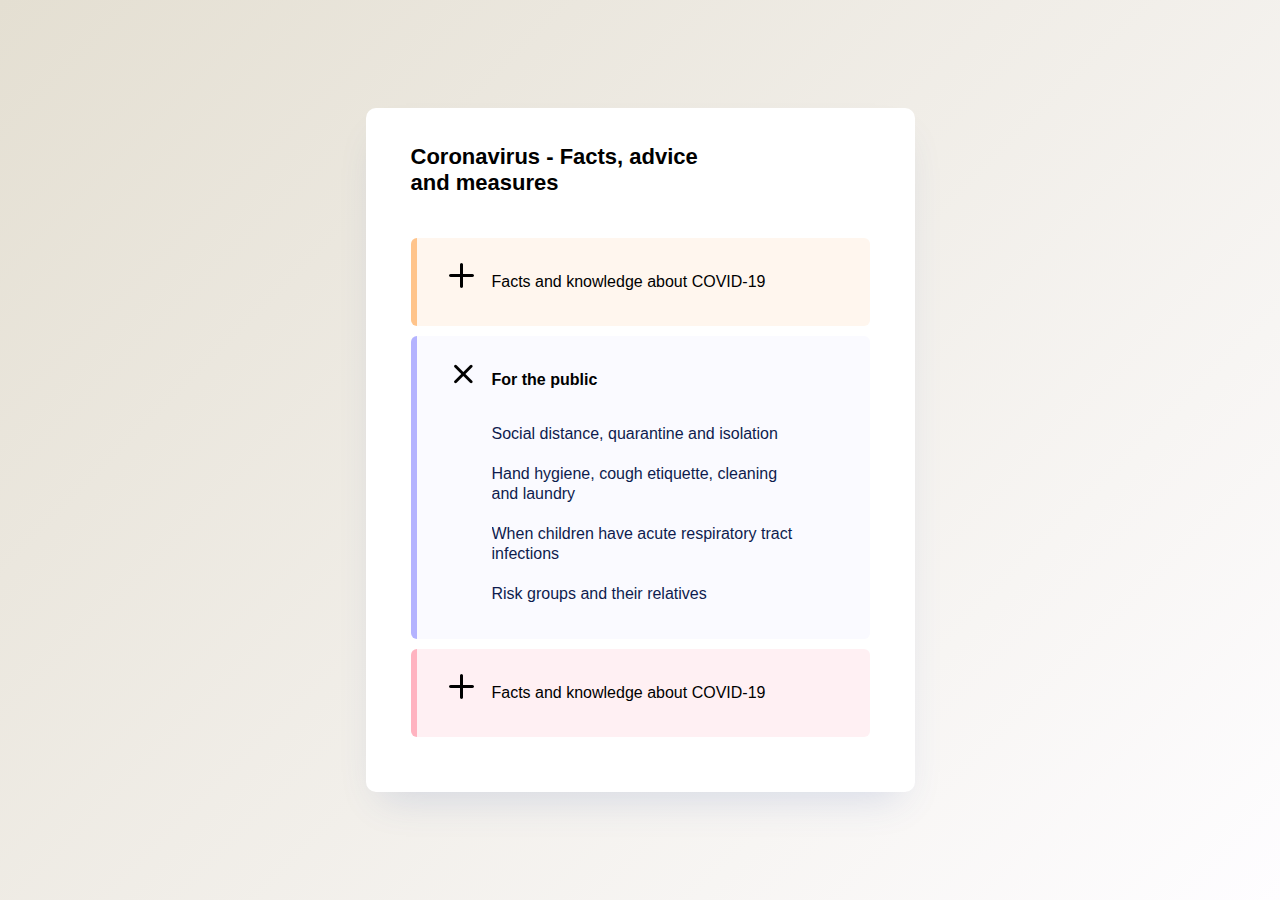
<file: accordion/index.html>
<!DOCTYPE html>
<html lang="en">
    <head>
        <meta charset="UTF-8" />
        <meta http-equiv="X-UA-Compatible" content="IE=edge" />
        <meta name="viewport" content="width=device-width, initial-scale=1.0" />
        <link
            rel="stylesheet"
            href="https://cdn.jsdelivr.net/npm/bootstrap-icons@1.3.0/font/bootstrap-icons.css"
        />
        <style>
            @import url("https://fonts.googleapis.com/css2?family=Mulish:ital,wght@0,200;0,300;0,400;0,500;0,600;0,700;0,800;0,900;1,200;1,300;1,500;1,600;1,700;1,800;1,900&display=swap");
        </style>
        <link rel="stylesheet" href="style.css" />
        <script src="script.js" defer></script>
        <title>Accordion</title>
    </head>
    <body>
        <div class="accordion">
            <div class="header">
                <h1>
                    Coronavirus - Facts, advice <br />
                    and measures
                </h1>
            </div>
            <div class="items">
                <div class="item orange">
                    <div class="title">
                        <div class="icon"><i class="bi bi-plus"></i></div>
                        <h3>Facts and knowledge about COVID-19</h3>
                    </div>
                    <div class="content">
                        <p>
                            Lorem ipsum dolor sit amet consectetur adipisicing
                            elit. Eos reiciendis quaerat ex repellendus,
                            pariatur cupiditate cumque officia. Expedita quas
                            ratione adipisci a laborum neque quis iusto? Ratione
                            aspernatur sapiente officia.
                        </p>
                    </div>
                </div>
                <div class="item purple active">
                    <div class="title">
                        <div class="icon"><i class="bi bi-plus"></i></div>

                        <h3>For the public</h3>
                    </div>
                    <div class="content">
                        <p>
                            Social distance, quarantine and isolation <br />
                            <br />
                            Hand hygiene, cough etiquette, cleaning and laundry
                            <br />
                            <br />
                            When children have acute respiratory tract
                            infections <br />
                            <br />
                            Risk groups and their relatives
                        </p>
                    </div>
                </div>
                <div class="item red">
                    <div class="title">
                        <div class="icon"><i class="bi bi-plus"></i></div>

                        <h3>Facts and knowledge about COVID-19</h3>
                    </div>
                    <div class="content">
                        <p>
                            Lorem ipsum dolor sit amet consectetur adipisicing
                            elit. Beatae dolorum sequi, voluptatibus assumenda
                            at esse voluptate delectus similique vitae molestiae
                            quaerat cum maxime itaque totam deleniti, magnam
                            modi quia tempora!
                        </p>
                    </div>
                </div>
            </div>
        </div>
    </body>
</html>
</file>
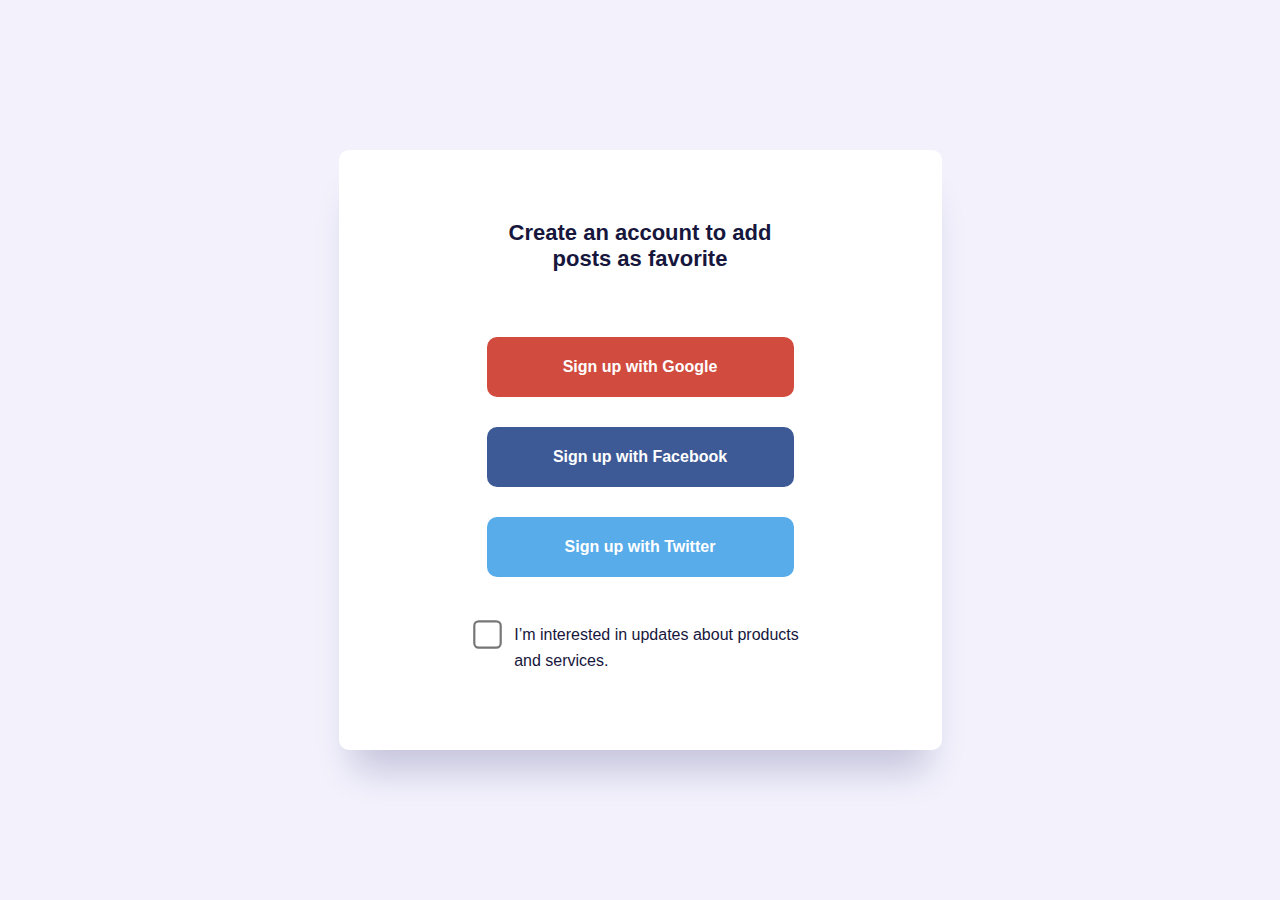
<file: create-account/index.html>
<!DOCTYPE html>
<html lang="en">
    <head>
        <meta charset="UTF-8" />
        <meta http-equiv="X-UA-Compatible" content="IE=edge" />
        <meta name="viewport" content="width=device-width, initial-scale=1.0" />
        <title>Create Account</title>
        <link rel="stylesheet" href="style.css" />
    </head>
    <body>
        <div class="create-account">
            <div class="title">
                <h3>
                    Create an account to add <br />
                    posts as favorite
                </h3>
            </div>
            <div class="buttons">
                <div class="button button-google">
                    <a href="#">Sign up with Google</a>
                </div>
                <div class="button button-facebook">
                    <a href="#">Sign up with Facebook</a>
                </div>
                <div class="button button-twitter">
                    <a href="#">Sign up with Twitter</a>
                </div>
            </div>
            <div class="checkbox">
                <div><input type="checkbox" id="check" /></div>
                <div>
                    <label for="check"
                        >I’m interested in updates about products <br />
                        and services.</label
                    >
                </div>
            </div>
        </div>
    </body>
</html>
</file>
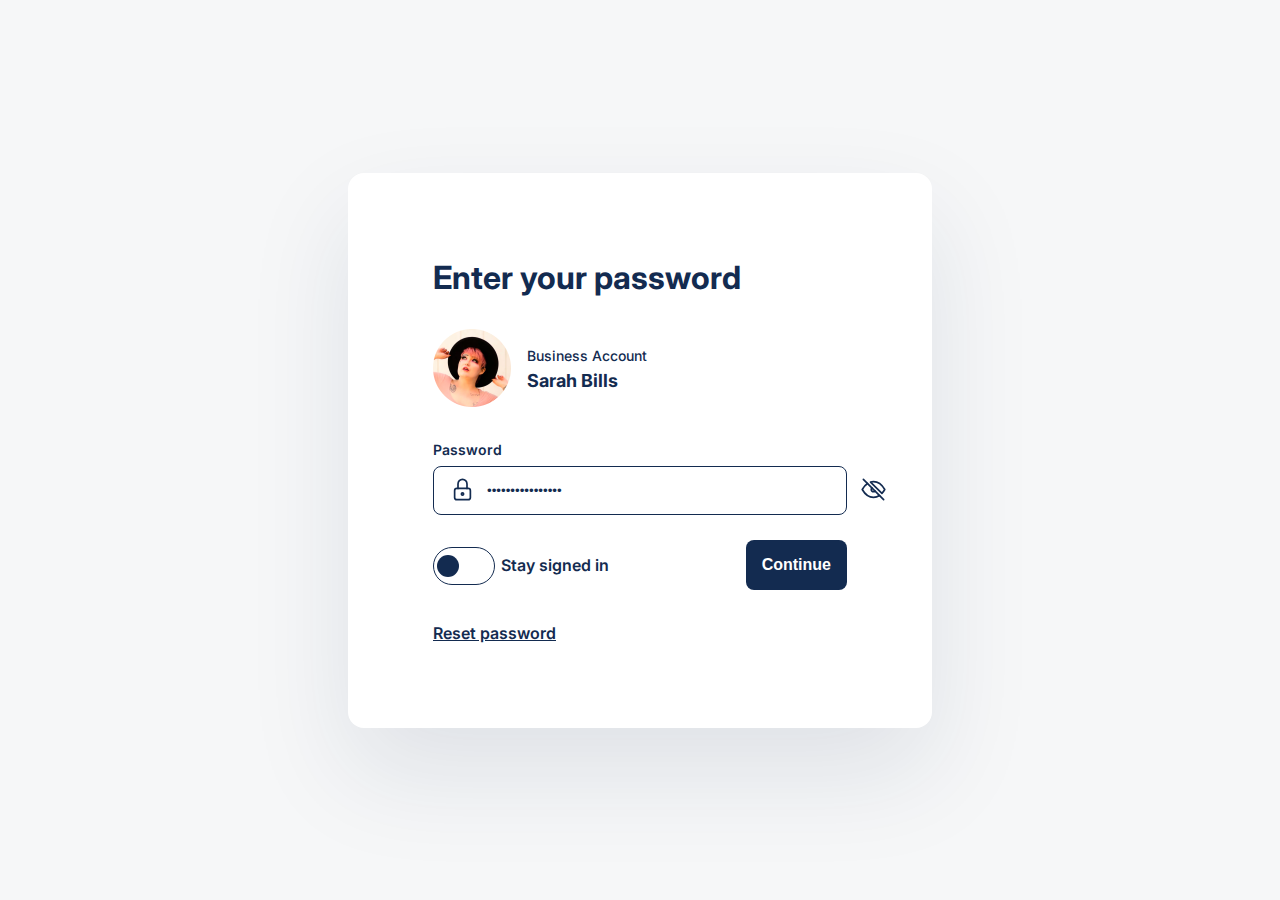
<file: enter-password/index.html>
<!DOCTYPE html>
<html lang="en">
    <head>
        <meta charset="UTF-8" />
        <meta http-equiv="X-UA-Compatible" content="IE=edge" />
        <meta name="viewport" content="width=device-width, initial-scale=1.0" />
        <style>
            @import url("https://fonts.googleapis.com/css2?family=Inter:wght@100;200;300;400;500;600;700;800;900&display=swap");
        </style>
        <link rel="stylesheet" href="style.css" />
        <title>Enter Password</title>
    </head>
    <body>
        <div class="enter">
            <div class="title">
                <h3>Enter your password</h3>
            </div>
            <div class="user-info">
                <div class="avatar">
                    <img src="avatar.png" alt="Avatar" />
                </div>
                <div class="user-detail">
                    <span class="user-title">Business Account</span>
                    <span class="user-name">Sarah Bills</span>
                </div>
            </div>
            <div class="form-group">
                <div class="password">
                    <div class="label">
                        <label for="password">Password</label>
                    </div>
                    <div class="input">
                        <svg
                            class="icon1"
                            width="27"
                            height="27"
                            viewBox="0 0 27 27"
                            fill="none"
                            xmlns="http://www.w3.org/2000/svg"
                        >
                            <path
                                d="M19.125 12.375H7.875C6.63236 12.375 5.625 13.3824 5.625 14.625V21.375C5.625 22.6176 6.63236 23.625 7.875 23.625H19.125C20.3676 23.625 21.375 22.6176 21.375 21.375V14.625C21.375 13.3824 20.3676 12.375 19.125 12.375Z"
                                stroke="#132B50"
                                stroke-width="1.6875"
                                stroke-linecap="round"
                                stroke-linejoin="round"
                            />
                            <path
                                d="M13.5 19.125C14.1213 19.125 14.625 18.6213 14.625 18C14.625 17.3787 14.1213 16.875 13.5 16.875C12.8787 16.875 12.375 17.3787 12.375 18C12.375 18.6213 12.8787 19.125 13.5 19.125Z"
                                stroke="#132B50"
                                stroke-width="1.6875"
                                stroke-linecap="round"
                                stroke-linejoin="round"
                            />
                            <path
                                d="M9 12.375V7.875C9 6.68153 9.47411 5.53693 10.318 4.69302C11.1619 3.84911 12.3065 3.375 13.5 3.375C14.6935 3.375 15.8381 3.84911 16.682 4.69302C17.5259 5.53693 18 6.68153 18 7.875V12.375"
                                stroke="#132B50"
                                stroke-width="1.6875"
                                stroke-linecap="round"
                                stroke-linejoin="round"
                            />
                        </svg>
                        <svg
                            class="icon2"
                            width="27"
                            height="27"
                            viewBox="0 0 27 27"
                            fill="none"
                            xmlns="http://www.w3.org/2000/svg"
                        >
                            <path
                                d="M3.375 3.375L23.625 23.625"
                                stroke="#132B50"
                                stroke-width="1.6875"
                                stroke-linecap="round"
                                stroke-linejoin="round"
                            />
                            <path
                                d="M11.907 11.9104C11.4848 12.3323 11.2475 12.9046 11.2473 13.5014C11.2471 14.0983 11.484 14.6708 11.9059 15.093C12.3278 15.5152 12.9001 15.7525 13.497 15.7527C14.0938 15.7529 14.6663 15.516 15.0885 15.0941"
                                stroke="#132B50"
                                stroke-width="1.6875"
                                stroke-linecap="round"
                                stroke-linejoin="round"
                            />
                            <path
                                d="M19.5266 19.5176C17.6918 20.7551 15.6848 21.375 13.5 21.375C9 21.375 5.25038 18.7504 2.25 13.5C3.79012 10.8056 5.52712 8.80313 7.461 7.49138M10.5334 6.03563C11.498 5.75969 12.4967 5.62145 13.5 5.62501C18 5.62501 21.7496 8.24963 24.75 13.5C23.8748 15.0311 22.9365 16.3395 21.9341 17.424L10.5334 6.03563Z"
                                stroke="#132B50"
                                stroke-width="1.6875"
                                stroke-linecap="round"
                                stroke-linejoin="round"
                            />
                        </svg>

                        <input
                            id="password"
                            type="password"
                            value="passwordpassword"
                        />
                    </div>
                </div>
                <div class="continue">
                    <div class="switch">
                        <input
                            id="switch-1"
                            type="checkbox"
                            class="switch-input"
                        />
                        <label for="switch-1" class="switch-label"
                            >Switch</label
                        >
                    </div>
                    <div class="switch-text">
                        <label for="switch-1">Stay signed in</label>
                    </div>

                    <div class="button">
                        <button>Continue</button>
                    </div>
                </div>
            </div>
            <div class="reset">
                <a href="#">Reset password</a>
            </div>
        </div>
    </body>
</html>
</file>
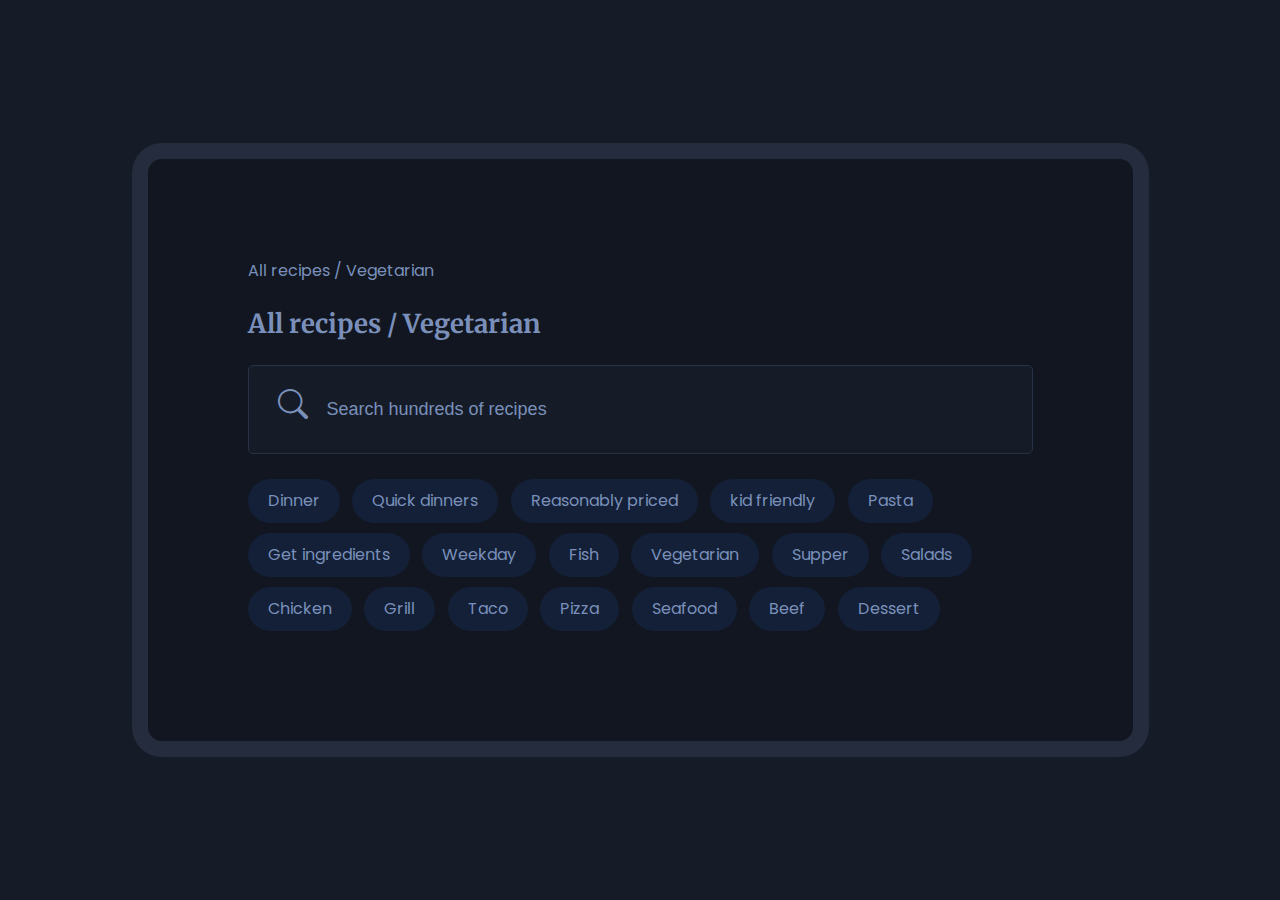
<file: search/index.html>
<!DOCTYPE html>
<html lang="en">
    <head>
        <meta charset="UTF-8" />
        <meta http-equiv="X-UA-Compatible" content="IE=edge" />
        <meta name="viewport" content="width=device-width, initial-scale=1.0" />
        <style>
            @import url("https://fonts.googleapis.com/css2?family=Merriweather:ital,wght@0,300;0,400;0,700;0,900;1,300;1,400;1,700;1,900&family=Poppins:ital,wght@0,100;0,200;0,300;0,400;0,500;0,600;0,700;0,800;0,900;1,100;1,200;1,300;1,400;1,500;1,600;1,700;1,800;1,900&display=swap");
        </style>
        <link
            rel="stylesheet"
            href="https://cdn.jsdelivr.net/npm/bootstrap-icons@1.3.0/font/bootstrap-icons.css"
        />
        <link rel="stylesheet" href="style.css" />
        <title>Search</title>
    </head>
    <body>
        <div class="search">
            <div class="header">
                <h6>All recipes / Vegetarian</h6>
                <h1>All recipes / Vegetarian</h1>
            </div>
            <div class="content">
                <div class="input">
                    <i class="bi bi-search"></i>
                    <input
                        type="text"
                        placeholder="Search hundreds of recipes"
                    />
                </div>
                <div class="tags">
                    <a href="#">Dinner</a>
                    <a href="#">Quick dinners</a>
                    <a href="#">Reasonably priced</a>
                    <a href="#">kid friendly</a>
                    <a href="#">Pasta</a>
                    <a href="#">Get ingredients</a>
                    <a href="#">Weekday</a>
                    <a href="#">Fish</a>
                    <a href="#">Vegetarian</a>
                    <a href="#">Supper</a>
                    <a href="#">Salads</a>
                    <a href="#">Chicken</a>
                    <a href="#">Grill</a>
                    <a href="#">Taco</a>
                    <a href="#">Pizza</a>
                    <a href="#">Seafood</a>
                    <a href="#">Beef</a>
                    <a href="#">Dessert</a>
                </div>
            </div>
        </div>
    </body>
</html>
</file>
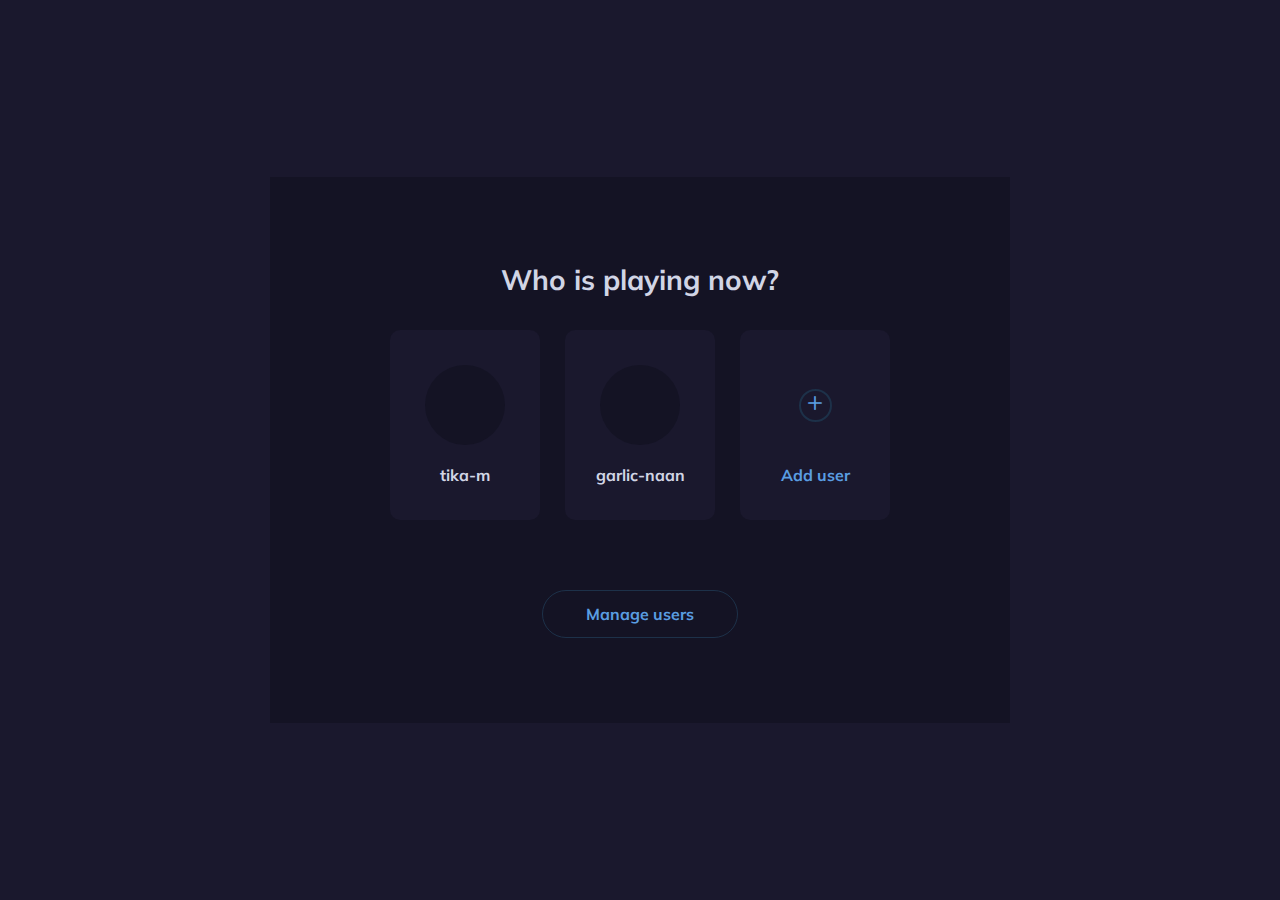
<file: select-user/index.html>
<!DOCTYPE html>
<html lang="en">
    <head>
        <meta charset="UTF-8" />
        <meta http-equiv="X-UA-Compatible" content="IE=edge" />
        <meta name="viewport" content="width=device-width, initial-scale=1.0" />
        <link
            rel="stylesheet"
            href="https://cdn.jsdelivr.net/npm/bootstrap-icons@1.3.0/font/bootstrap-icons.css"
        />
        <style>
            @import url("https://fonts.googleapis.com/css2?family=Mulish:ital,wght@0,200;0,300;0,400;0,500;0,600;0,700;0,800;0,900;1,200;1,300;1,500;1,600;1,700;1,800;1,900&display=swap");
        </style>
        <link rel="stylesheet" href="style.css" />
        <title>select-user</title>
    </head>
    <body>
        <div class="select-user">
            <div class="container">
                <div class="title">
                    <h1>Who is playing now?</h1>
                </div>
                <div class="users">
                    <div class="user">
                        <div class="image"></div>
                        <div class="name">tika-m</div>
                    </div>
                    <div class="user">
                        <div class="image"></div>
                        <div class="name">garlic-naan</div>
                    </div>
                    <div class="user add-user">
                        <div class="image">
                            <div class="icon">
                                <i class="bi bi-plus"></i>
                            </div>
                        </div>
                        <div class="name">Add user</div>
                    </div>
                </div>
                <div class="manage">
                    <a href="#">Manage users</a>
                </div>
            </div>
        </div>
    </body>
</html>
</file>
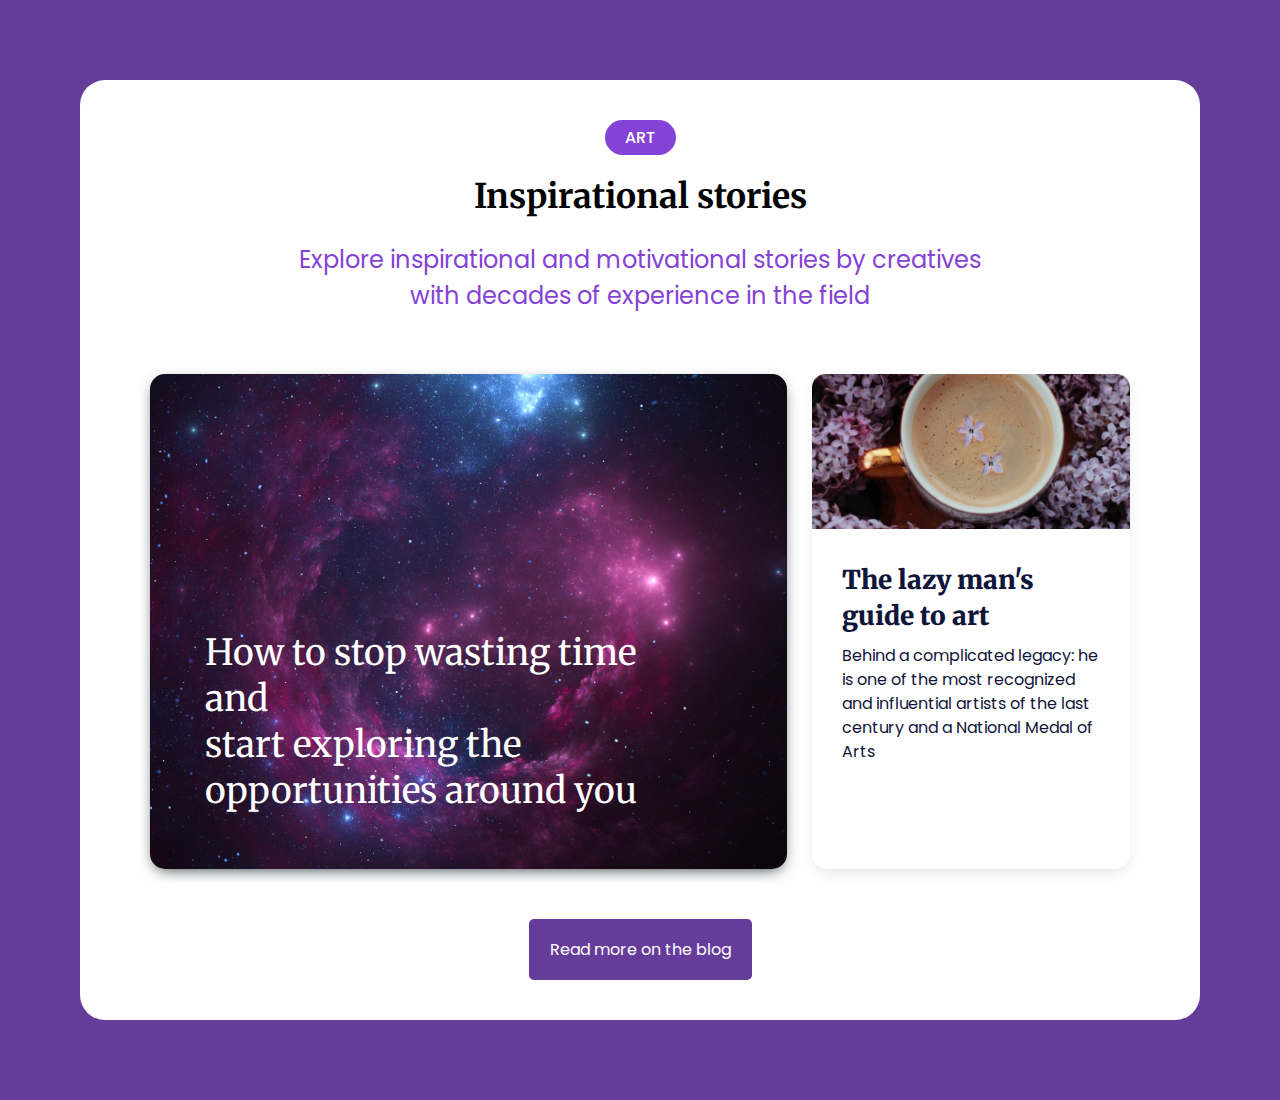
<file: website-section/index.html>
<!DOCTYPE html>
<html lang="en">
    <head>
        <meta charset="UTF-8" />
        <meta http-equiv="X-UA-Compatible" content="IE=edge" />
        <meta name="viewport" content="width=device-width, initial-scale=1.0" />
        <style>
            @import url("https://fonts.googleapis.com/css2?family=Merriweather:ital,wght@0,300;0,400;0,700;0,900;1,300;1,400;1,700;1,900&family=Poppins:ital,wght@0,100;0,200;0,300;0,400;0,500;0,600;0,700;0,800;0,900;1,100;1,200;1,300;1,400;1,500;1,600;1,700;1,800;1,900&display=swap");
        </style>
        <link rel="stylesheet" href="style.css" />
        <title>Website Section</title>
    </head>
    <body>
        <div class="website-section">
            <div class="header">
                <div class="tag">ART</div>
                <div class="title">
                    <h1>Inspirational stories</h1>
                    <p>
                        Explore inspirational and motivational stories by
                        creatives <br />
                        with decades of experience in the field
                    </p>
                </div>
            </div>
            <div class="container">
                <div class="content-1">
                    <h1>
                        How to stop wasting time and <br />
                        start exploring the <br />
                        opportunities around you
                    </h1>
                </div>
                <div class="content-2">
                    <img src="img2.png" alt="img" />
                    <div class="details">
                        <h3>The lazy man's guide to art</h3>
                        <p>
                            Behind a complicated legacy: he is one of the most
                            recognized and influential artists of the last
                            century and a National Medal of Arts
                        </p>
                    </div>
                </div>
            </div>
            <div class="more">
                <a href="#">Read more on the blog</a>
            </div>
        </div>
    </body>
</html>
</file>
<file: accordion/style.css>
* {
    margin: 0;
    padding: 0;
    box-sizing: border-box;
}

html {
    font-size: 62.5%;
}

body {
    background: linear-gradient(135deg, #e4dfd2 0%, #fefdff 100%);
    background-color: red;
    font-family: "Mullish", sans-serif;
    min-height: 100vh;
    display: flex;
    justify-content: center;
    align-items: center;
    padding-top: 3rem;
    padding-bottom: 3rem;
}

.accordion {
    padding: 3.6rem 4.5rem 4.5rem 4.5rem;
    background-color: #fff;
    box-shadow: 0px 20px 38px -15px rgba(54, 93, 172, 0.17559);
    border-radius: 10px;
    width: 549px;
}

.accordion .header {
    margin-bottom: 4.2rem;
}

.accordion .header h1 {
    font-size: 2.2rem;
    font-weight: 700;
}

.accordion .items .item {
    border-left: 6px solid #e4dfd2;
    border-radius: 6px;
    margin-bottom: 1rem;
    position: relative;
    padding: 3.5rem 7.5rem 3.5rem 7.5rem;
}

.accordion .items .item .title {
    display: flex;
    align-items: center;
}

.accordion .items .item .title .icon {
    font-size: 5rem;
    position: absolute;
    left: 20px;
}

.accordion .items .item .title .icon i {
    display: inline-block;
    margin-bottom: 1rem;
    cursor: pointer;
    transition: 0.2s all;
}

.accordion .items .item .title h3 {
    font-size: 1.6rem;
    font-weight: 400;
}

.accordion .items .item.orange {
    background-color: #fff6ee;
    border-color: #ffc48b;
}

.accordion .items .item.purple {
    background-color: #fafaff;
    border-color: #b4b3ff;
}

.accordion .items .item.red {
    background-color: #fff0f3;
    border-color: #ffb3c0;
}

.accordion .items .item .content {
    visibility: hidden;
    height: 0;
    transition: 0.2s all ease-in-out;
    overflow: hidden;
}
.accordion .items .item.active .content {
    margin-top: 35px;
    visibility: visible;
    height: auto;
}

.accordion .items .item.active .title h3 {
    font-weight: 700;
}

.accordion .items .item.active .title .icon i {
    transform: rotate(45deg);
}

.accordion .items .item .content p {
    font-size: 1.6rem;
    line-height: 20px;
    color: #0e1c4e;
}

@media screen and (max-width: 768px) {
    .accordion {
        width: 100%;
    }
}

@media screen and (max-width: 576px) {
    html {
        font-size: 50%;
    }
}
</file>
<file: create-account/style.css>
* {
    margin: 0;
    padding: 0;
    box-sizing: border-box;
}

html {
    font-size: 62.5%;
}

body {
    background-color: #f2f1fc;
    min-height: 100vh;
    font-family: "Roboto", sans-serif;
    display: flex;
    justify-content: center;
    align-items: center;
}

.create-account {
    width: 603px;
    background-color: #fff;
    padding: 7rem 0;
    box-shadow: 0px 34px 35px -15px rgba(12, 10, 84, 0.2);
    border-radius: 10px;
    display: flex;
    flex-direction: column;
    align-items: center;
}

.create-account .title {
    text-align: center;
}

.create-account .title h3 {
    font-size: 2.2rem;
    font-weight: 700;
    color: #17163c;
    margin-bottom: 6.5rem;
}

.create-account .buttons {
    margin-bottom: 5.1rem;
}

.create-account .buttons .button {
    width: 307px;
    height: 60px;
    border-radius: 10px;
    text-align: center;
    line-height: 60px;
    transition: 0.2s all;
}
.create-account .buttons .button:hover {
    transform: scale(1.04);
}

.create-account .buttons .button:not(:last-child) {
    margin-bottom: 3rem;
}

.create-account .buttons .button a {
    display: block;
    width: 100%;
    height: 100%;
    text-decoration: none;
    color: #fff;
    font-size: 1.6rem;
    font-weight: 700;
}

.create-account .buttons .button-google {
    background-color: #d14b3e;
}

.create-account .buttons .button-facebook {
    background-color: #3d5a96;
}

.create-account .buttons .button-twitter {
    background-color: #58acea;
}

.create-account .checkbox {
    display: flex;
}

.create-account .checkbox input[type="checkbox"] {
    transform: scale(2.2);
    margin-right: 2rem;
}

.create-account .checkbox label {
    position: relative;
    top: -0.6rem;
    font-size: 1.6rem;
    font-weight: 500;
    line-height: 2.6rem;
    color: #17163c;
}

@media screen and (max-width: 768px) {
    body {
        padding: 2rem;
    }
    .create-account {
        width: 100%;
    }
}

@media screen and (max-width: 576px) {
    html {
        font-size: 50%;
    }
}

@media screen and (max-width: 425px) {
    .create-account .buttons .button {
        width: 250px;
    }
}

@media screen and (max-width: 320px) {
    html {
        font-size: 40%;
    }
}
</file>
<file: enter-password/style.css>
* {
    margin: 0;
    padding: 0;
    box-sizing: border-box;
}

html {
    font-size: 62.5%;
}

body {
    display: flex;
    flex-direction: column;
    min-height: 100vh;
    justify-content: center;
    background: rgba(19, 43, 80, 0.04);
    align-items: center;
    font-family: "Inter", sans-serif;
}

.enter {
    background-color: #fff;
    padding: 8.5rem;
    box-shadow: 0px 44px 104px rgba(19, 43, 80, 0.1);
    border-radius: 16px;
    width: 584px;
}

.enter .title {
    margin-bottom: 3.2rem;
}

.enter .title h3 {
    font-size: 3.2rem;
    font-weight: 700;
    color: #132b50;
}

.enter .user-info {
    display: flex;
    align-items: center;
    margin-bottom: 3.2rem;
    column-gap: 16px;
}

.enter .user-info .avatar {
    border-radius: 100px;
}

.enter .user-info .avatar img {
    width: 78px;
    height: 78px;
}

.enter .user-info .user-detail span {
    display: block;
    color: #132b50;
}

.enter .user-info .user-detail .user-title {
    font-size: 1.4rem;
    font-weight: 500;
    margin-bottom: 6px;
}

.enter .user-info .user-detail .user-name {
    font-size: 1.8rem;
    font-weight: 700;
}

.enter .form-group {
    margin-bottom: 4rem;
    position: relative;
}

.enter .form-group .password {
    margin-bottom: 3.2rem;
}

.enter .form-group .password .label {
    margin-bottom: 8px;
    font-size: 1.4rem;
    font-weight: 600;
    color: #132b50;
}

.enter .form-group .password .input {
    position: relative;
}

.enter .form-group .password .input .icon1 {
    position: absolute;
    top: 1rem;
    left: 16px;
}

.enter .form-group .password .input .icon2 {
    position: absolute;
    right: -40px;
    top: 1rem;
    cursor: pointer;
    transition: 0.2s all;
}

.enter .form-group .password .input .icon2:hover {
    transform: scale(1.1);
}

.enter .form-group .password .input input {
    width: 100%;
    padding: 1.6rem 1rem 1.6rem 5.3rem;
    outline: 0;
    color: #132b50;
    border-radius: 8px;
    border: 1px solid #132b50;
}

.enter .form-group .continue {
    display: flex;
    align-items: center;
}

.enter .form-group .continue .switch {
    position: relative;
    display: inline-block;
    margin-right: 8px;
}

.enter .form-group .continue .switch-input {
    display: none;
}

.enter .form-group .continue .switch-label {
    display: block;
    width: 6rem;
    height: 3.6rem;
    clip: rect(0 0 0 0);
    color: transparent;
    user-select: none;
}

.enter .form-group .continue .switch-label::before,
.enter .form-group .continue .switch-label::after {
    content: "";
    display: block;
    position: absolute;
    cursor: pointer;
}

.enter .form-group .continue .switch-label::before {
    width: 100%;
    height: 100%;
    background-color: #fff;
    border: 1px solid #132b50;
    border-radius: 100px;
    transition: background-color 0.25s ease;
}

.enter .form-group .continue .switch-label::after {
    top: 0.85rem;
    left: 0.4rem;
    width: 2.2rem;
    height: 2.2rem;
    border-radius: 50%;
    background-color: #132b50;
    transition: left 0.25s ease;
}

.enter .form-group .continue .switch-input:checked + .switch-label::before {
    background-color: #132b50;
}

.enter .form-group .continue .switch-input:checked + .switch-label::after {
    left: 3.4rem;
    background-color: #fff;
}

.enter .form-group .continue .switch-text {
    font-size: 1.6rem;
    font-weight: 600;
    color: #132b50;
}

.enter .form-group .continue .button {
    position: absolute;
    right: 0;
}

.enter .form-group .continue .button button {
    background-color: #132b50;
    color: #fff;
    font-size: 1.6rem;
    font-weight: 600;
    border: none;
    padding: 1.6rem;
    border-radius: 8px;
    cursor: pointer;
}

.enter .reset a {
    font-size: 1.6rem;
    font-weight: 600;
    color: #132b50;
}

@media screen and (max-width: 768px) {
    body {
        padding: 20px;
    }
    .enter {
        width: 100%;
    }
}

@media screen and (max-width: 550px) {
    html {
        font-size: 50%;
    }
}

@media screen and (max-width: 450px) {
    html {
        font-size: 40%;
    }
    .enter .form-group .password .input .icon1 {
        left: 8px;
    }
    .enter .form-group .password .input .icon2 {
        right: -33px;
    }
}

@media screen and (max-width: 375px) {
    html {
        font-size: 33%;
    }
    .enter .form-group .password .input .icon1 {
        left: 4px;
    }
}
</file>
<file: search/style.css>
* {
    padding: 0;
    margin: 0;
    box-sizing: border-box;
}

html {
    font-size: 62.5%;
}

body {
    background-color: #161c27;
    min-height: 100vh;
    display: flex;
    justify-content: center;
    align-items: center;
    font-family: "Poppins", sans-serif";
}

.search {
    background-color: #111620;
    border: 1.6rem solid #242c3d;
    border-radius: 30px;
    padding: 10rem;
    color: #7a90bb;
    width: 1017px;
}

.search .header {
    font-family: "Merriweather", serif;
    margin-bottom: 2.5rem;
}

.search .header h6 {
    font-size: 1.6rem;
    font-weight: 400;
    line-height: 2.4rem;
    margin-bottom: 2.5rem;
    font-family: "Poppins", sans-serif;
}

.search .header h1 {
    font-size: 2.6rem;
    font-weight: 700;
    line-height: 3.268rem;
}

.search .input {
    position: relative;
    margin-bottom: 2.5rem;
}

.search .input i {
    position: absolute;
    font-size: 3rem;
    top: 2.3rem;
    left: 3rem;
}

.search .input input {
    width: 100%;
    font-size: 1.8rem;
    font-weight: 400;
    color: #7a90bb;
    outline: 0;
    background-color: #161C27;
    border: 1px solid #273245;
    border-radius: 5px;
    padding: 3.3rem 1.5rem 3.3rem 7.8rem;
}

.search .input input::placeholder {
    color: #7a90bb;
    font-weight: 200;
}

.search .tags a {
    display: inline-block;
    font-family: "Poppins", sans-serif;
    text-decoration: none;
    font-size: 1.6rem;
    font-weight: 400;
    line-height: 2.4rem;
    color: #7a90bb;
    padding: 1rem 2rem;
    border-radius: 25px;
    background-color: #142037;
    margin-bottom: 1rem;
    margin-right: 1rem;
    transition: .1s background-color ease-in-out;
}

.search .tags a:hover {
    color: #111620;
    background-color: #92b6ff

}

@media screen and (max-width: 1017px) {
    body {
        padding: 2rem;
    }
    .search {
        width: 100%;
    }
}

@media screen and (max-width: 768px) {
    html{
        font-size: 50%;
    }
}

@media screen and (max-width: 576px) {
    html{
        font-size: 37.5%;
    }
}

@media screen and (max-width: 375px) {
    html{
        font-size: 25%;
    }
}
</file>
<file: select-user/style.css>
* {
    padding: 0;
    margin: 0;
    box-sizing: border-box;
}

html {
    font-size: 62.5%;
}

body {
    background-color: #1a182d;
    color: #d1d5e5;
    font-family: "Mulish", sans-serif;
}

.select-user {
    display: flex;
    justify-content: center;
    align-items: center;
    height: 100vh;
}

.container {
    background-color: #141324;
    padding: 8.5rem 12rem;
}

.container .title {
    margin-bottom: 3.3rem;
    text-align: center;
}

.container .title h1 {
    font-size: 2.8rem;
}

.container .users {
    display: flex;
}

.container .users .user {
    width: 150px;
    height: 190px;
    background-color: #1a182d;
    margin-right: 25px;
    border-radius: 10px;
    display: flex;
    flex-direction: column;
    justify-content: space-between;
    align-items: center;
    padding: 3.5rem 0;
    cursor: pointer;
    transition: 0.2s all;
}

.container .users .user:hover {
    transform: scale(1.05);
}

.container .users .user .image {
    width: 80px;
    height: 80px;
    background: #141324;
    border-radius: 100px;
}

.container .users .user .name {
    font-size: 1.6rem;
    font-weight: 700;
}

.container .users .add-user {
    margin: 0;
    color: #5a9ee2;
}

.container .users .add-user .image {
    background-color: transparent;
    display: flex;
    justify-content: center;
    align-items: center;
}

.container .users .add-user .image .icon {
    border: 2.75px solid #1d3149;
    width: 33px;
    height: 33px;
    border-radius: 100px;
    display: flex;
    justify-content: center;
    align-items: center;
}

.container .users .add-user .image i {
    display: block;
    margin-bottom: 5px;
    font-size: 2.8rem;
}

.manage {
    margin-top: 7rem;
    text-align: center;
}

.manage a {
    color: #5a9ee2;
    text-decoration: none;
    font-size: 1.6rem;
    font-weight: 700;
    display: inline-block;
    padding: 1.3rem 4.3rem;
    border: 1px solid #1d3149;
    border-radius: 100px;
    transition: 0.2s all;
}

.manage a:hover {
    transform: scale(1.05);
}
</file>
<file: website-section/style.css>
* {
    margin: 0;
    padding: 0;
    box-sizing: border-box;
}

html {
    font-size: 62.5%;
}

body {
    font-family: "Merriweather", serif;
    background-color: #663c9a;
    padding: 8rem;
}

.website-section {
    background-color: #fff;
    padding: 11rem 16rem;
    border-radius: 25px;
}

.website-section .header {
    text-align: center;
    margin-bottom: 6rem;
}

.website-section .header .tag {
    display: inline-block;
    font-family: "Poppins", sans-serif;
    background-color: #8442d6;
    border-radius: 27px;
    font-size: 1.6rem;
    font-weight: 500;
    color: #fff;
    padding: 0.5rem 2rem;
    margin-bottom: 2rem;
}

.website-section .header .title h1 {
    font-size: 3.4rem;
    font-weight: 700;
    margin-bottom: 2.5rem;
}
.website-section .header .title p {
    font-family: "Poppins", sans-serif;
    font-size: 2.4rem;
    font-weight: 400;
    line-height: 3.6rem;
    color: #8442d6;
}

.website-section .container {
    display: grid;
    grid-template-columns: 2fr 1fr;
    grid-column-gap: 2.5rem;
}

.website-section .container .content-1 {
    padding: 25.6rem 12rem 5.5rem 5.5rem;
    box-shadow: 0px 5px 15px -5px rgba(38, 50, 56, 0.15);
    background: url("img1.jpg") no-repeat center center;
    background-size: cover;
    border-radius: 15px;
    box-shadow: 0px 5px 15px -5px rgba(38, 50, 56, 1);
}

.website-section .container .content-1 h1 {
    font-size: 3.6rem;
    line-height: 4.6rem;
    color: #fff;
    font-weight: 400;
}

.website-section .container .content-2 img {
    width: 100%;
}

.website-section .container .content-2 {
    border-radius: 15px;
    box-shadow: 0px 5px 15px -5px rgba(38, 50, 56, 0.2);
}

.website-section .container .content-2 .details {
    padding: 3rem;
}

.website-section .container .content-2 .details h3 {
    font-size: 2.6rem;
    line-height: 3.6rem;
    font-weight: 900;
    color: #10153a;
    margin-bottom: 1rem;
}

.website-section .container .content-2 .details p {
    font-family: "Poppins", sans-serif;
    font-size: 1.6rem;
    font-weight: 400;
    line-height: 2.4rem;
    color: #10153a;
}

.website-section .more {
    text-align: center;
    margin-top: 5rem;
}

.website-section .more a {
    display: inline-block;
    background-color: #663c9a;
    color: #fff;
    text-decoration: none;
    padding: 1.8rem 2.1rem;
    font-family: "Poppins", sans-serif;
    font-size: 1.6rem;
    font-weight: 400;
    border-radius: 5px;
    transition: 0.2s all;
}

.website-section .more a:hover {
    transform: scale(1.05);
}

@media screen and (max-width: 1440px) {
    .website-section {
        padding: 4rem 7rem;
    }
}

@media screen and (max-width: 1024px) {
    .website-section {
        padding: 3rem 5rem;
    }
    .website-section .container {
        grid-template-columns: 1fr;
    }
    .website-section .container .content-1 {
        margin-bottom: 2rem;
    }
}

@media screen and (max-width: 768px) {
    html {
        font-size: 50%;
    }
    body {
        padding: 4rem;
    }
    .website-section .container .content-1 {
        padding: 15rem 3rem 5rem;
    }
    .website-section .container .content-1 h1 {
        font-size: 2.6rem;
        line-height: 3.6rem;
    }
}

@media screen and (max-width: 425px) {
    html {
        font-size: 45%;
    }
    .website-section .container .content-1 {
        padding: 15rem 1rem 5rem;
    }
    .website-section .container .content-1 h1 {
        font-size: 2.6rem;
        line-height: 3.6rem;
    }
}
</file>
